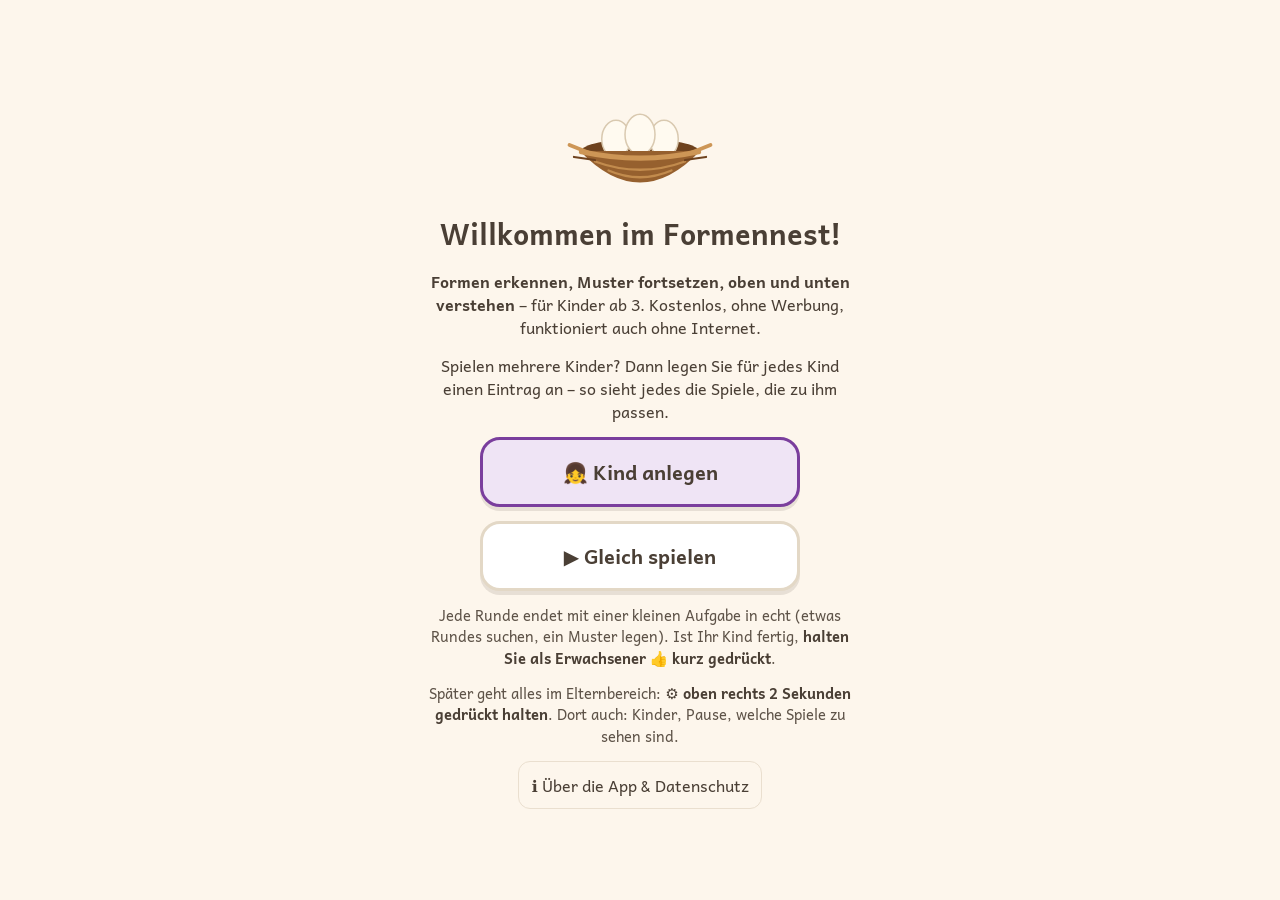
<file: index.html>
<!doctype html>
<html lang="de">
<head>
  <meta charset="utf-8">
  <!-- Sicherheit (wie Wortnest): nur eigene Dateien; kein eingebetteter oder fremder Code, nichts geht an fremde Adressen
       (Fotos kommen als blob:/data: vom Gerät). Beschrieben in docs/technik.md, Test tests/sicherheit.js -->
  <meta http-equiv="Content-Security-Policy" content="default-src 'self'; script-src 'self'; style-src 'self'; style-src-attr 'unsafe-inline'; img-src 'self' blob: data:; media-src 'self' blob: data:; font-src 'self'; connect-src 'self' blob: data:; worker-src 'self'; manifest-src 'self'; frame-src 'self'; object-src 'none'; base-uri 'self'; form-action 'none'">
  <meta name="referrer" content="no-referrer">
  <meta name="viewport" content="width=device-width, initial-scale=1, maximum-scale=1, user-scalable=no, viewport-fit=cover">
  <meta name="theme-color" content="#fdf6ec">
  <title>Formennest – Formen, Muster, Raum</title>
  <link rel="manifest" href="manifest.webmanifest">
  <link rel="icon" href="icons/icon-192.png">
  <link rel="stylesheet" href="style.css">
</head>
<body class="laedt">

  <!-- Willkommen: nur beim allerersten Start auf einem neuen Gerät, für die Eltern -->
  <section id="willkommen" class="screen">
    <div class="willkommen">
      <img class="willkommen-bild" src="bilder/nest.svg" alt="">
      <h2>Willkommen im Formennest!</h2>
      <p><b>Formen erkennen, Muster fortsetzen, oben und unten verstehen</b> – für Kinder ab 3. Kostenlos, ohne Werbung,
        funktioniert auch ohne Internet.</p>
      <p>Spielen mehrere Kinder? Dann legen Sie für jedes Kind einen Eintrag an – so sieht jedes die Spiele,
        die zu ihm passen.</p>
      <button id="btn-willkommen-kind" class="willkommen-btn haupt">👧 Kind anlegen</button>
      <button id="btn-willkommen-los" class="willkommen-btn">▶️ Gleich spielen</button>
      <p class="hinweis">Jede Runde endet mit einer kleinen Aufgabe in echt (etwas Rundes suchen, ein Muster legen). Ist Ihr Kind fertig,
        <b>halten Sie als Erwachsener 👍 kurz gedrückt</b>.</p>
      <p class="hinweis">Später geht alles im Elternbereich: <b>⚙️ oben rechts 2 Sekunden gedrückt halten</b>.
        Dort auch: Kinder, Pause, welche Spiele zu sehen sind.</p>
      <button id="btn-willkommen-info" class="text-btn">ℹ️ Über die App &amp; Datenschutz</button>
    </div>
  </section>

  <!-- Über die App & Datenschutz (für Eltern) -->
  <section id="info" class="screen eltern">
    <header class="topbar">
      <button id="btn-info-zurueck" class="icon-btn" aria-label="Zurück">⬅️</button>
      <h2>Über die App</h2>
      <span></span>
    </header>
    <div class="eltern-inhalt info">
      <div class="karte">
        <h3>Formennest <small>· eine App vom Lauschling</small></h3>
        <p>Eine kostenlose Lern-App für Kinder ab 3 Jahren, ohne Werbung und ohne Tracking – als privates Projekt eines
          Vaters für seine Kinder entstanden. Sie ist an Montessori angelehnt: Formen erst mit der Hand erfahren (einsetzen,
          umfahren), dann benennen; Muster erst nachlegen, dann fortsetzen; Lagewörter wie „auf“, „in“ und „unter“ erst
          sehen, dann selbst zeigen.</p>
        <p>Es gibt kein „falsch“, keine Punkte und keine Zeitgrenze. Jede Runde endet mit einer kleinen Aufgabe in der
          echten Welt („Such etwas Rundes!“) – Formen und Muster findet man überall zu Hause.
          Ist Ihr Kind damit fertig, halten Sie als Erwachsener 👍 (unten rechts) kurz gedrückt.
          Ein kurzer Tipp reicht absichtlich nicht, damit Kinder den Daumen nicht selbst drücken.</p>
        <p>Welche Spiele Ihr Kind sieht, stellen Sie im Elternbereich ein – am besten ein neues Spiel erst zeigen, wenn
          Sie es zusammen ausprobiert haben. Kurze Einheiten (wenige Minuten) sind für dieses Alter genug.</p>
        <p>Geschwister-Apps: <a href="https://doganbedran.github.io/buchstaben/" target="_blank" rel="noopener">Wortnest</a>
          (Buchstaben und Laute) und <a href="https://doganbedran.github.io/zahlennest/" target="_blank" rel="noopener">Zahlennest</a>
          (Mengen und Zahlen). Eine eingestellte Pause gilt für alle drei Apps zusammen.</p>
      </div>
      <div class="karte">
        <h3>Datenschutz</h3>
        <p><b>Alles bleibt auf diesem Gerät.</b> Namen der Kinder, Fotos, eigene Sprachaufnahmen und Einstellungen speichert die App nur im
          Speicher dieses Browsers bzw. der installierten App. Es gibt kein Konto, keinen eigenen Server, keine Werbung,
          keine Analyse- oder Tracking-Dienste, und nichts wird an Dritte gesendet.</p>
        <p><b>Kamera und Mikrofon</b> werden nur benutzt, wenn Sie ausdrücklich ein Foto wählen oder etwas aufnehmen.</p>
        <p><b>Abruf der App:</b> Die App wird über <a href="https://pages.github.com/" target="_blank" rel="noopener">GitHub Pages</a>
          (GitHub, Inc., USA) bereitgestellt. Beim Laden und bei Updates verarbeitet GitHub technisch notwendig Verbindungsdaten
          wie die IP-Adresse, z. B. zur Sicherheit des Dienstes. Darauf hat die App keinen Einfluss; Einzelheiten stehen in der
          <a href="https://docs.github.com/de/site-policy/privacy-policies/github-general-privacy-statement" target="_blank" rel="noopener">Datenschutzerklärung von GitHub</a>.
          Danach läuft die App auch ohne Internet.</p>
        <p><b>Wortnest, Zahlennest und Formennest</b> liegen unter derselben Adresse, speichern ihre Daten aber getrennt. Gemeinsam
          ist nur die Pause (Spielzeit von heute und die Einstellung „Pause nach … Minuten“).</p>
        <p><b>Löschen:</b> Kinder lassen sich im Elternbereich einzeln löschen, ebenso Menschen mit ihren Fotos und
          Aufnahmen. Alles auf einmal löschen Sie, indem Sie die
          App deinstallieren bzw. die Website-Daten dieser Seite im Browser löschen – Achtung: Das löscht auch die Daten
          von Wortnest und Zahlennest auf diesem Gerät.</p>
      </div>
      <div class="karte">
        <h3>Lizenz &amp; Kontakt</h3>
        <p>Der Programmcode ist freie Software unter der
          <a href="https://www.gnu.org/licenses/agpl-3.0.de.html" target="_blank" rel="noopener">GNU AGPL 3.0</a>.
          Aufnahmen des Sprechers stehen unter
          <a href="https://creativecommons.org/licenses/by-nc-nd/4.0/deed.de" target="_blank" rel="noopener">CC BY-NC-ND 4.0</a>
          (nicht kommerziell, nicht verändert); vorläufige Aufnahmen stammen von der Sprachsynthese Piper („Thorsten“, frei).
          Bilder sind Emoji Ihres Geräts bzw. eigene Zeichnungen. Schrift: Andika von SIL International unter der
          <a href="https://github.com/doganbedran/formennest/blob/main/fonts/OFL.txt" target="_blank" rel="noopener">SIL Open Font License 1.1</a>.</p>
        <p>Fragen, Ideen oder Fehler? Gern auf der Projektseite:
          <a href="https://github.com/doganbedran/formennest" target="_blank" rel="noopener">github.com/doganbedran/formennest</a></p>
        <p class="hinweis"><span id="info-version"></span></p>
      </div>
    </div>
  </section>

  <!-- Wer spielt? (nur wenn Kinder angelegt sind) -->
  <section id="wer" class="screen">
    <header class="topbar wer-kopf">
      <img class="wer-nest" src="bilder/nest.svg" alt="">
    </header>
    <div id="wer-liste" class="wer-liste"></div>
  </section>

  <!-- Startseite: nur große Spiel-Kacheln (ein Bildschirm, eine Aufgabe) -->
  <section id="home" class="screen active">
    <header class="topbar">
      <button id="btn-kind" class="kind-btn" aria-label="Anderes Kind" hidden></button>
      <span></span>
      <button id="btn-eltern" class="icon-btn small" aria-label="Elternbereich (lange drücken)">
        <span>⚙️</span><svg class="ring" viewBox="0 0 36 36"><circle cx="18" cy="18" r="16"/></svg>
      </button>
    </header>
    <!-- Spiele: große Symbole, die Kinder ohne Lesen verstehen; sichtbar nur, was fertig und im Regal ist -->
    <nav class="spiele-raster" aria-label="Spiele">
      <button class="spiel-btn" data-spiel="passt" aria-label="Passt rein" hidden></button>
      <button class="spiel-btn" data-spiel="maus" aria-label="Wo ist die Maus?" hidden></button>
      <button class="spiel-btn" data-spiel="formen" aria-label="Zeig mir den Kreis" hidden></button>
      <button class="spiel-btn" data-spiel="klatsch" aria-label="Klatsch – Stampf" hidden></button>
      <button class="spiel-btn" data-spiel="muster" aria-label="Muster legen" hidden></button>
    </nav>
    <!-- Noch kein Spiel im Regal: ruhiges Nest statt leerer Seite -->
    <div id="home-leer" class="home-leer" hidden><img src="bilder/nest.svg" alt=""></div>
  </section>

  <!-- Passt rein: Formen in ihre Mulde schieben (Geometrische Kommode) -->
  <section id="passt" class="screen">
    <header class="topbar">
      <button id="btn-passt-home" class="icon-btn" aria-label="Zurück">🏠</button>
      <div id="passt-runden" class="runden-eier"></div>
      <button id="btn-passt-laut" class="icon-btn" aria-label="Nochmal hören">🔊</button>
    </header>
    <div id="passt-feld" class="passt-feld"></div>
    <div class="daumen-platz"><button id="btn-passt-daumen" class="daumen-btn" aria-label="Gemacht" hidden>👍</button></div>
  </section>

  <!-- Wo ist die Maus? Lagewörter auf/in/unter als Drei-Stufen-Lektion -->
  <section id="maus" class="screen">
    <header class="topbar">
      <button id="btn-maus-home" class="icon-btn" aria-label="Zurück">🏠</button>
      <div id="maus-runden" class="runden-eier"></div>
      <button id="btn-maus-laut" class="icon-btn" aria-label="Nochmal hören">🔊</button>
    </header>
    <div id="maus-symbol" class="stufen-symbol" aria-hidden="true">👀</div>
    <div id="maus-feld" class="maus-feld"></div>
    <div class="daumen-platz"><button id="btn-maus-daumen" class="daumen-btn" aria-label="Gemacht" hidden>👍</button></div>
  </section>

  <!-- Zeig mir den Kreis: Formen benennen (Drei-Stufen-Lektion, dann „Auch das ist ein Dreieck“) -->
  <section id="formen" class="screen">
    <header class="topbar">
      <button id="btn-formen-home" class="icon-btn" aria-label="Zurück">🏠</button>
      <div id="formen-runden" class="runden-eier"></div>
      <button id="btn-formen-laut" class="icon-btn" aria-label="Nochmal hören">🔊</button>
    </header>
    <div id="formen-symbol" class="stufen-symbol" aria-hidden="true">👀</div>
    <div id="formen-karten" class="mengen-karten"></div>
    <div class="daumen-platz"><button id="btn-formen-daumen" class="daumen-btn" aria-label="Gemacht" hidden>👍</button></div>
  </section>

  <!-- Klatsch – Stampf: Hör- und Bewegungsmuster fortsetzen -->
  <section id="klatsch" class="screen">
    <header class="topbar">
      <button id="btn-klatsch-home" class="icon-btn" aria-label="Zurück">🏠</button>
      <div id="klatsch-runden" class="runden-eier"></div>
      <button id="btn-klatsch-laut" class="icon-btn" aria-label="Nochmal hören">🔊</button>
    </header>
    <div id="klatsch-feld" class="klatsch-feld"></div>
    <div class="daumen-platz"><button id="btn-klatsch-daumen" class="daumen-btn" aria-label="Gemacht" hidden>👍</button></div>
  </section>

  <!-- Muster legen: nachlegen, dann weiterlegen -->
  <section id="muster" class="screen">
    <header class="topbar">
      <button id="btn-muster-home" class="icon-btn" aria-label="Zurück">🏠</button>
      <div id="muster-runden" class="runden-eier"></div>
      <button id="btn-muster-laut" class="icon-btn" aria-label="Nochmal hören">🔊</button>
    </header>
    <div id="muster-feld" class="muster-feld"></div>
    <div class="daumen-platz"><button id="btn-muster-daumen" class="daumen-btn" aria-label="Gemacht" hidden>👍</button></div>
  </section>

  <section id="pause" class="screen">
    <div class="spiel-pause">
      <div class="pause-bild" aria-hidden="true">😴</div>
      <button id="btn-pause-home" class="ende-home" aria-label="Fertig">🏠</button>
    </div>
  </section>

  <section id="eltern" class="screen eltern">
    <header class="topbar">
      <button id="btn-eltern-zurueck" class="icon-btn" aria-label="Zurück">🏠</button>
      <h2>Elternbereich</h2>
      <span></span>
    </header>
    <div class="eltern-inhalt">
      <div class="karte">
        <h3>Kinder</h3>
        <p class="hinweis">Jedes Kind hat eigene Einstellungen. Sobald ein Kind angelegt ist, fragt die App beim Start
          „Wer spielt?“. Die App zählt nichts über Ihr Kind – es gibt keine Punkte und keine Ranglisten.</p>
        <div id="kinder-liste" class="kinder-liste"></div>
        <button id="btn-kind-neu" class="text-btn">➕ Kind hinzufügen</button>
      </div>

      <div class="karte">
        <h3>Stimmen 🎙️</h3>
        <p class="hinweis">Statt der Computerstimme können Sie (oder Oma, Opa …) die Sätze der Spiele selbst einsprechen.
          Die Aufnahmen bleiben nur auf diesem Gerät. Was noch nicht eingesprochen ist, spricht weiter die Computerstimme.</p>
        <div id="menschen-liste" class="kinder-liste"></div>
        <button id="btn-mensch-neu" class="text-btn">➕ Mensch hinzufügen</button>
        <div id="stimme-app" hidden>
          <p class="hinweis">Wer spricht in der App?</p>
          <div id="stimme-app-wahl" class="stimme-wahl"></div>
        </div>
      </div>

      <div class="karte" id="karte-regal">
        <h3>Spiele im Regal</h3>
        <p class="hinweis">Welche Spiele auf der Startseite stehen. Lieber wenige: mit 3 Jahren meist 2–3 Spiele,
          mit 4 meist 3–4. Ein neues Spiel erst ins Regal stellen, wenn Sie es einmal zusammen ausprobiert haben – und
          dafür lieber ein anderes herausnehmen (tauschen statt anhäufen). Ein Spiel pro Mal reicht.</p>
        <div id="spiele-wahl" class="regal-wahl"></div>
        <label class="umschalter"><input type="checkbox" id="kurz" data-option="kurz">
          Kurzfassung (eher mit 3): „Passt rein“ nur den Kreis umfahren, „Muster legen“ nur nachlegen, „Zeig mir den Kreis“ ohne 🔍, „Klatsch – Stampf“ nur zwei Runden</label>
      </div>

      <div class="karte">
        <h3>Der Daumen 👍</h3>
        <p class="hinweis">Am Ende jeder Runde macht Ihr Kind etwas in echt. Ist es fertig, halten Sie 👍 unten rechts
          etwa eine Sekunde gedrückt (ein Ring füllt sich) – dann geht es weiter. Kurz antippen genügt absichtlich nicht.</p>
      </div>

      <div class="karte">
        <h3>Pause 😴</h3>
        <p class="hinweis">Nach der gewählten Spielzeit kommt beim nächsten Spielende ein ruhiges Pausen-Bild – nie mitten
          im Spiel. Wer danach (etwa eine halbe Stunde lang) ein Spiel öffnet, sieht wieder das Pausen-Bild.
          <b>Gilt für Wortnest, Zahlennest und Formennest zusammen</b> auf diesem Gerät.</p>
        <p class="hinweis">Zur Einordnung: Für 3- bis 6-Jährige empfehlen Fachgesellschaften höchstens etwa 30 Minuten
          Bildschirm an einzelnen Tagen, am besten gemeinsam mit einem Erwachsenen – für alle Apps zusammen.</p>
        <div id="pause-wahl" class="regal-wahl"></div>
        <p class="hinweis" id="spielzeit-heute"></p>
        <button id="btn-pause-aus" class="text-btn" hidden>▶️ Pause jetzt beenden</button>
      </div>

      <div class="karte">
        <h3>App</h3>
        <p class="hinweis"><span id="app-version"></span> · Updates kommen automatisch, sobald das Gerät online ist.</p>
        <button id="btn-update" class="text-btn">🔄 Nach Update suchen</button>
      </div>

      <div class="karte">
        <h3>Über die App &amp; Datenschutz</h3>
        <p class="hinweis">Wie die App funktioniert, was gespeichert wird (nur auf diesem Gerät) und unter welcher Lizenz sie steht.</p>
        <button id="btn-info" class="text-btn">ℹ️ Über die App &amp; Datenschutz</button>
      </div>
      <input type="file" id="foto-input" accept="image/*" hidden>
    </div>
  </section>

  <section id="kind" class="screen eltern">
    <header class="topbar">
      <button id="btn-kind-zurueck" class="icon-btn" aria-label="Zurück">⬅️</button>
      <h2 id="kind-titel">Kind</h2>
      <span></span>
    </header>
    <div class="eltern-inhalt">
      <div class="karte">
        <h3>Name</h3>
        <input id="kind-name" class="textfeld" type="text" maxlength="20" autocomplete="off">
      </div>
      <div class="karte">
        <h3>Erkennungsbild</h3>
        <p class="hinweis">Daran erkennt das Kind sich bei „Wer spielt?“.</p>
        <div id="kind-tiere" class="tier-auswahl"></div>
        <div class="knopf-reihe">
          <button id="btn-kind-foto" class="text-btn">📷 Foto vom Kind</button>
          <button id="btn-kind-foto-weg" class="text-btn">↩️ Kein Foto</button>
        </div>
      </div>
      <div class="karte">
        <h3>Spiele im Regal</h3>
        <p class="hinweis">Welche Spiele dieses Kind auf der Startseite sieht. Lieber wenige: mit 3 Jahren
          meist 2–3 Spiele, mit 4 meist 3–4. Ein neues Spiel erst ins Regal stellen, wenn Sie es einmal zusammen
          ausprobiert haben – und dafür lieber ein anderes herausnehmen. Geschwister
          sehen ihr Regal jeweils für sich (nicht „das ist für Große“ sagen – zuschauen und mitzählen geht immer).</p>
        <div id="kind-spiele" class="regal-wahl"></div>
        <label class="umschalter"><input type="checkbox" id="kind-kurz" data-option="kurz">
          Kurzfassung (eher mit 3): „Passt rein“ nur den Kreis umfahren, „Muster legen“ nur nachlegen, „Zeig mir den Kreis“ ohne 🔍, „Klatsch – Stampf“ nur zwei Runden</label>
        <p class="hinweis">Wird es dem Kind zu lang oder zu schwer, hilft die Kurzfassung. Ausschalten, sobald es mehr will.</p>
      </div>
      <div class="karte" id="karte-kind-stimme" hidden>
        <h3>Stimme</h3>
        <p class="hinweis">Wer in den Spielen spricht. Am besten bleibt es bei einer Stimme pro Kind.</p>
        <div id="kind-stimme" class="stimme-wahl"></div>
      </div>
      <div class="karte">
        <div class="knopf-reihe">
          <button id="btn-kind-loeschen" class="text-btn warnung">🗑️ Kind löschen</button>
        </div>
      </div>
    </div>
  </section>

  <section id="mensch" class="screen eltern">
    <header class="topbar">
      <button id="btn-mensch-zurueck" class="icon-btn" aria-label="Zurück">⬅️</button>
      <h2 id="mensch-titel">Stimme</h2>
      <span></span>
    </header>
    <div class="eltern-inhalt">
      <div class="karte">
        <h3>Name</h3>
        <input id="mensch-name" class="textfeld" type="text" maxlength="30" autocomplete="off">
      </div>
      <div class="karte">
        <h3>Foto</h3>
        <p class="hinweis">Nur für Sie zum Erkennen in den Listen.</p>
        <div class="mensch-foto-reihe">
          <span id="mensch-foto" class="mensch-bild gross"></span>
          <div class="knopf-reihe">
            <button id="btn-mensch-foto" class="text-btn">📷 Foto</button>
            <button id="btn-mensch-foto-weg" class="text-btn">↩️ Kein Foto</button>
          </div>
        </div>
      </div>
      <div class="karte">
        <h3>Sätze einsprechen</h3>
        <p class="hinweis" id="mensch-stand"></p>
        <p class="hinweis" id="mensch-fuer"></p>
        <button id="btn-mensch-studio" class="text-btn">🎙️ Sätze einsprechen</button>
      </div>
      <div class="karte">
        <div class="knopf-reihe">
          <button id="btn-mensch-loeschen" class="text-btn warnung">🗑️ Löschen (mit allen Aufnahmen)</button>
        </div>
      </div>
    </div>
  </section>

  <section id="studio" class="screen eltern">
    <header class="topbar">
      <button id="btn-studio-zurueck" class="icon-btn" aria-label="Zurück">⬅️</button>
      <h2 id="studio-titel">Stimme einsprechen</h2>
      <span></span>
    </header>
    <div class="eltern-inhalt studio">
      <div class="karte" id="studio-hinweis" hidden>
        <h3>Bevor es losgeht</h3>
        <p class="hinweis">Ihre Aufnahmen bleiben nur auf diesem Gerät – nichts wird gesendet. Bitte in ruhiger Umgebung
          aufnehmen, ohne Kinderstimmen oder Namen im Hintergrund. Wer die App oder die Browserdaten löscht, verliert
          die Aufnahmen. Zählen immer in einem Zug einsprechen, langsam – die letzte Zahl betonen.</p>
        <button id="btn-studio-ok" class="text-btn">Verstanden</button>
      </div>
      <div class="studio-reiter" id="studio-reiter"></div>
      <div class="studio-balken"><span id="studio-balken"></span></div>
      <div class="karte studio-karte">
        <div class="studio-text" id="studio-text"></div>
        <p class="hinweis" id="studio-tipp"></p>
        <div class="knopf-reihe">
          <button id="btn-studio-standard" class="text-btn">▶ Computerstimme</button>
          <button id="btn-studio-meins" class="text-btn">▶ Meins</button>
        </div>
        <button id="btn-studio-mikro" class="studio-mikro" aria-label="Gedrückt halten zum Aufnehmen">🎙️</button>
        <div class="studio-pegel" aria-hidden="true"><span id="studio-pegel"></span></div>
        <p class="hinweis studio-meldung" id="studio-meldung">Gedrückt halten und sprechen, dann loslassen.</p>
        <button id="btn-studio-gut" class="text-btn studio-gut" disabled>✓ Gut, weiter</button>
        <div class="knopf-reihe studio-nav">
          <button id="btn-studio-vor" class="text-btn">← vorheriger</button>
          <button id="btn-studio-weiter" class="text-btn">überspringen →</button>
        </div>
        <button id="btn-studio-zuruecksetzen" class="text-btn warnung">↩️ Wieder Computerstimme</button>
      </div>
    </div>
  </section>

  <script src="ansagen.js"></script>
  <script src="app.js"></script>
</body>
</html>
</file>
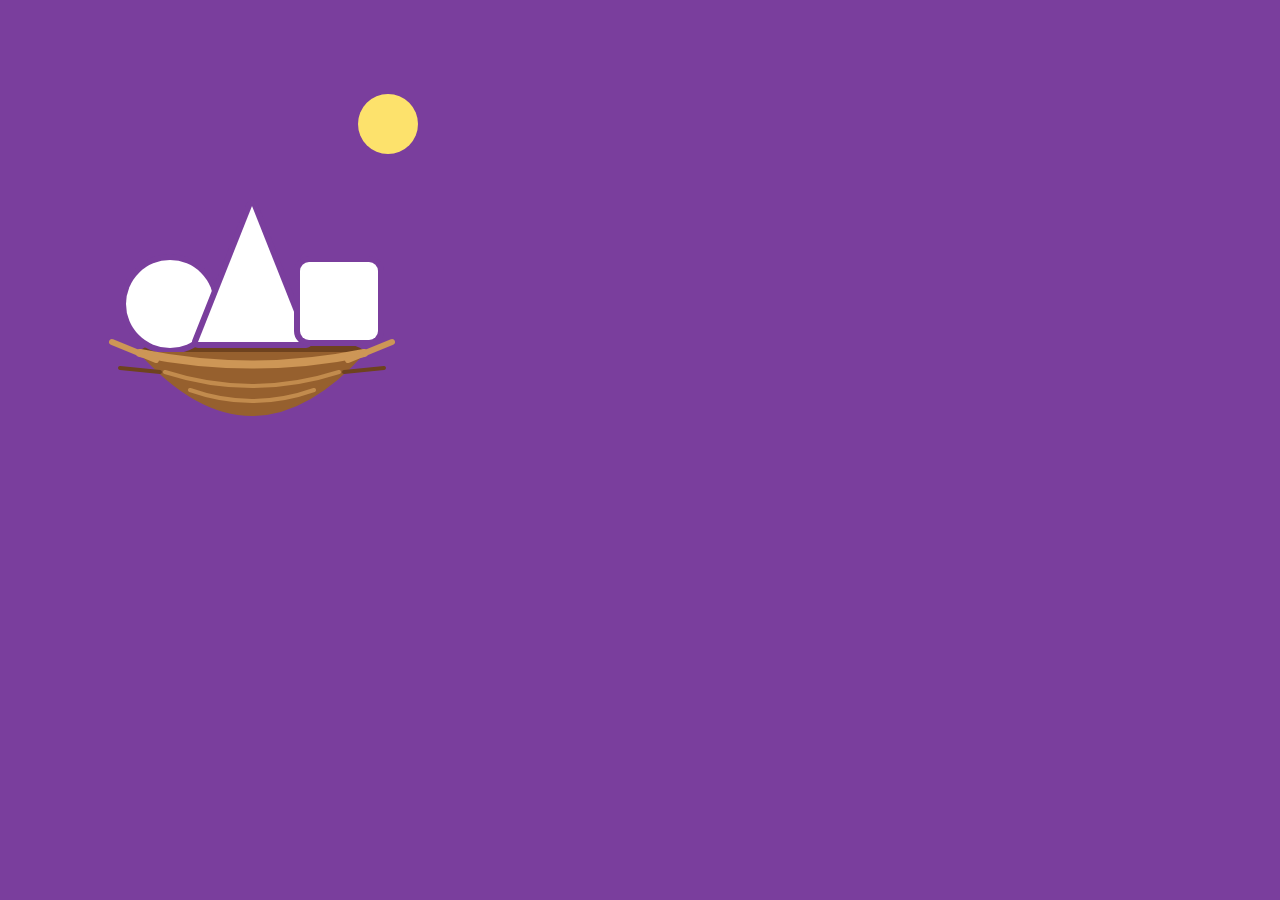
<file: werkzeuge/symbol.html>
<!doctype html>
<!-- Bauplan des App-Symbols (Gestaltungsrichtlinie der Nest-Familie): Violett-Grund, weiße Formen (Kreis, Dreieck, Quadrat) im Nest,
     gelber Punkt oben rechts. Wird von werkzeuge/symbol_erzeugen.sh in Firefox fotografiert.
     ?maskable: ohne Ecken, Inhalt kleiner (alles Wichtige im inneren Kreis, 80 %). -->
<html lang="de">
<head>
  <meta charset="utf-8">
  <style>
    @font-face { font-family: 'Andika'; font-weight: 700; src: url('../fonts/andika-latin-700.woff2') format('woff2'); }
    html, body { margin: 0; width: 512px; height: 512px; overflow: hidden; background: #7a3e9d; }
    svg { display: block; }
  </style>
</head>
<body>
  <svg width="512" height="512" viewBox="0 0 512 512">
    <g id="inhalt">
      <circle cx="388" cy="124" r="30" fill="#fde26c"/>
      <!-- Innenseite des Nests hinter der Zahl -->
      <ellipse cx="252" cy="352" rx="112" ry="16" fill="#6e421e"/>
      <g fill="#fff" stroke="#7a3e9d" stroke-width="12" paint-order="stroke" stroke-linejoin="round"><circle cx="170" cy="304" r="44"/><path d="M252 206 L306 342 L198 342 Z"/><rect x="300" y="262" width="78" height="78" rx="9"/></g>
      <!-- Schale vorn, Wulst, Flechtlinien, Zweigenden -->
      <path d="M138 352 Q252 480 366 352 Z" fill="#96602e"/>
      <g fill="none" stroke="#cd9656" stroke-linecap="round">
        <path d="M140 353 Q252 376 364 353" stroke-width="8"/>
        <path d="M165 372 Q252 400 339 372" stroke-width="4" opacity="0.8"/>
        <path d="M190 390 Q252 412 314 390" stroke-width="4" opacity="0.8"/>
        <path d="M112 342 L156 360" stroke-width="6"/>
        <path d="M392 342 L348 360" stroke-width="6"/>
      </g>
      <g fill="none" stroke="#6e421e" stroke-linecap="round" stroke-width="4">
        <path d="M120 368 L160 372"/>
        <path d="M384 368 L344 372"/>
      </g>
    </g>
  </svg>
  <script>
    if (location.search.includes('maskable')) {
      document.getElementById('inhalt').setAttribute('transform', 'translate(256 256) scale(0.8) translate(-256 -256)');
    }
  </script>
</body>
</html>
</file>
<file: style.css>
/* Andika (SIL, Open Font License – fonts/OFL.txt): Schrift für Leseanfänger, mitgeliefert, damit jedes Gerät
   gleich aussieht und es offline geht. latin = Deutsch; latin-ext nur bei Bedarf (z. B. ş, ğ, ẞ in Namen). */
@font-face { font-family: 'Andika'; font-style: normal; font-weight: 400; font-display: swap;
  src: url('fonts/andika-latin-400.woff2') format('woff2'); unicode-range: U+0000-00FF, U+0131, U+0152-0153, U+02BB-02BC, U+02C6, U+02DA, U+02DC, U+0304, U+0308, U+0329, U+2000-206F, U+20AC, U+2122, U+2191, U+2193, U+2212, U+2215, U+FEFF, U+FFFD; }
@font-face { font-family: 'Andika'; font-style: normal; font-weight: 400; font-display: swap;
  src: url('fonts/andika-latin-ext-400.woff2') format('woff2'); unicode-range: U+0100-02BA, U+02BD-02C5, U+02C7-02CC, U+02CE-02D7, U+02DD-02FF, U+0304, U+0308, U+0329, U+1D00-1DBF, U+1E00-1E9F, U+1EF2-1EFF, U+2020, U+20A0-20AB, U+20AD-20C4, U+2113, U+2C60-2C7F, U+A720-A7FF; }
@font-face { font-family: 'Andika'; font-style: normal; font-weight: 700; font-display: swap;
  src: url('fonts/andika-latin-700.woff2') format('woff2'); unicode-range: U+0000-00FF, U+0131, U+0152-0153, U+02BB-02BC, U+02C6, U+02DA, U+02DC, U+0304, U+0308, U+0329, U+2000-206F, U+20AC, U+2122, U+2191, U+2193, U+2212, U+2215, U+FEFF, U+FFFD; }
@font-face { font-family: 'Andika'; font-style: normal; font-weight: 700; font-display: swap;
  src: url('fonts/andika-latin-ext-700.woff2') format('woff2'); unicode-range: U+0100-02BA, U+02BD-02C5, U+02C7-02CC, U+02CE-02D7, U+02DD-02FF, U+0304, U+0308, U+0329, U+1D00-1DBF, U+1E00-1E9F, U+1EF2-1EFF, U+2020, U+20A0-20AB, U+20AD-20C4, U+2113, U+2C60-2C7F, U+A720-A7FF; }

/* Farben laut Gestaltungsrichtlinie der Nest-Familie; Akzent von Formennest: Violett (Weiß darauf 7,0:1; deutlich
   anders als Wortnest-Orange und Zahlennest-Petrol, auch bei Farbsehschwächen). Formen tragen ihre Unterschiede in
   Gestalt und Helligkeit, nie nur in der Farbe. */
:root {
  --bg: #fdf6ec;
  --papier: #ffffff;
  --text: #4a3f35;
  --leise: #5e5348;          /* leise-lesbar: 7,5:1 auf Weiß */
  --rand: #eadfcf;
  --akzent: #7a3e9d;
  --akzent-hell: #efe4f5;
  --gruen: #5cb85c;
  --rot: #e05d5d;
  --schatten: 0 4px 0 rgba(74, 63, 53, 0.12);
}

* { box-sizing: border-box; -webkit-tap-highlight-color: transparent; }

html, body {
  margin: 0;
  height: 100%;
  background: var(--bg);
  color: var(--text);
  font-family: "Andika", "Nunito", system-ui, sans-serif;
  overscroll-behavior: none;
  user-select: none;
  -webkit-user-select: none;
}

button { font: inherit; color: inherit; cursor: pointer; }
[hidden] { display: none !important; }

.screen {
  display: none;
  flex-direction: column;
  height: 100dvh;
  padding: max(12px, env(safe-area-inset-top)) 16px max(12px, env(safe-area-inset-bottom));
}
.screen.active { display: flex; }

.topbar {
  display: flex;
  align-items: center;
  justify-content: space-between;
  gap: 12px;
  flex: 0 0 auto;
}
.topbar h2 { margin: 0; font-size: 1.3rem; }

.icon-btn {
  position: relative;
  width: 64px;
  height: 64px;
  border: none;
  border-radius: 20px;
  background: var(--papier);
  box-shadow: var(--schatten);
  font-size: 2rem;
  display: grid;
  place-items: center;
  transition: transform 0.1s;
}
.icon-btn:active { transform: scale(0.92); }
.icon-btn.small { width: 44px; height: 44px; font-size: 1.3rem; border-radius: 14px; opacity: 0.6; }

/* Langes Drücken für Elternbereich: Fortschrittsring */
.ring { position: absolute; inset: 0; width: 100%; height: 100%; transform: rotate(-90deg); pointer-events: none; }
.ring circle {
  fill: none; stroke: var(--akzent); stroke-width: 3;
  stroke-dasharray: 101; stroke-dashoffset: 101;
}
.icon-btn.halten .ring circle { stroke-dashoffset: 0; transition: stroke-dashoffset 2s linear; }

/* Startseite: große Spiel-Kacheln, ohne Scrollen (2 Spalten hochkant, 4 im Querformat) */
.spiele-raster {
  /* Spalten und Reihen setzt spieleZeigen() je nach Anzahl der Kacheln (alles passt immer auf eine Seite) */
  --spalten: 2; --reihen: 1;
  --kachel: min(180px, calc((100vw - 40px) / var(--spalten) - 18px), calc((100dvh - 140px) / var(--reihen) - 18px));
  flex: 1; display: grid; gap: 18px; padding: 10px 0 30px;
  grid-template-columns: repeat(var(--spalten), var(--kachel)); grid-auto-rows: var(--kachel);
  justify-content: center; align-content: center;
}
.spiel-btn {
  border: none; border-radius: 32px; background: var(--papier); box-shadow: var(--schatten);
  font-size: calc(var(--kachel, 170px) * 0.46); display: grid; place-items: center; padding: 0;
}
.spiel-btn:active { transform: scale(0.94); }
/* Bis Kinder/Regal geladen sind keine Spiel-Kacheln zeigen (sonst springen sie, und ein Kind trifft das falsche Spiel) */
body.laedt #home .spiele-raster { visibility: hidden; }
.home-leer { flex: 1; display: grid; place-items: center; }
.home-leer img { width: min(60vw, 280px); }

/* Spiel-Ende: großes Haus, kleineres Nochmal (kein automatisches Weiterspielen) */
.spiel-ende {
  position: fixed; left: 0; right: 0; bottom: max(40px, env(safe-area-inset-bottom)); z-index: 6;
  display: flex; justify-content: center; align-items: center; gap: 28px;
}
.spiel-ende button { border: none; border-radius: 50%; background: var(--papier); box-shadow: var(--schatten); display: grid; place-items: center; }
.spiel-ende .ende-home { width: 110px; height: 110px; font-size: 3.4rem; }
.spiel-ende .ende-nochmal { --kachel: 84px; width: 84px; height: 84px; border-radius: 24px; font-size: calc(84px * 0.46);
  position: relative; padding: 0; }
.spiel-ende .ende-bild { display: grid; place-items: center; width: 100%; height: 100%; }
.spiel-ende .ende-nochmal::after { content: '↻'; position: absolute; right: -8px; bottom: -8px; width: 34px; height: 34px;
  border-radius: 50%; background: var(--akzent); color: #fff; font-size: 1.4rem; line-height: 34px; text-align: center;
  font-weight: 700; box-shadow: var(--schatten); }
/* Am Spielende nur 🏠 und Nochmal – das kleine 🏠 und 🔊 oben ausblenden */
.screen.am-ende .topbar .icon-btn { visibility: hidden; }

/* Pause: ruhiges Bild, nur 🏠 */
.spiel-pause { position: fixed; inset: 0; z-index: 7; background: var(--bg); display: flex; flex-direction: column;
  align-items: center; justify-content: center; gap: 40px; }
.spiel-pause .pause-bild { font-size: 8rem; animation: lauschen 4s ease-in-out infinite; }
.spiel-pause .ende-home { width: 110px; height: 110px; font-size: 3.4rem; border: none; border-radius: 50%; background: var(--papier); box-shadow: var(--schatten); }
@keyframes lauschen { 50% { transform: scale(1.12) rotate(-6deg); } }
@media (prefers-reduced-motion: reduce) { .spiel-pause .pause-bild { animation: none; } }

/* Wer spielt? */
.wer-kopf { justify-content: center; }
.wer-nest { height: 56px; }
.wer-liste {
  flex: 1;
  display: grid;
  grid-template-columns: repeat(auto-fit, minmax(150px, 1fr));
  gap: 20px;
  align-content: center;
  padding: 16px 0;
}
.wer-kachel {
  border: none;
  border-radius: 32px;
  background: var(--papier);
  box-shadow: var(--schatten);
  padding: 24px 12px 18px;
  display: flex;
  flex-direction: column;
  align-items: center;
  gap: 10px;
  transition: transform 0.1s;
}
.wer-kachel:active { transform: scale(0.95); }
.wer-bild { font-size: 5.5rem; line-height: 1; }
.wer-name { font-size: 1.5rem; font-weight: 700; }
/* Fotos so groß wie ein Emoji in derselben Schriftgröße */
.bild-datei.foto { height: 1.15em; width: 1.15em; object-fit: cover; border-radius: 0.18em; vertical-align: -0.2em; }

/* Wer spielt gerade (oben links auf der Startseite) */
.kind-btn {
  width: 52px; height: 52px;
  border: none; border-radius: 16px;
  background: var(--papier); box-shadow: var(--schatten);
  font-size: 2rem; line-height: 1;
  display: grid; place-items: center;
}
.kind-btn:active { transform: scale(0.92); }

/* Elternbereich */
.eltern { font-family: system-ui, sans-serif; }
.eltern-inhalt { flex: 1; overflow-y: auto; padding: 16px 0 24px; display: flex; flex-direction: column; gap: 16px; }
.karte { background: var(--papier); border-radius: 16px; padding: 16px; box-shadow: var(--schatten); }
.karte[hidden] { display: none; }
.karte h3 { margin: 0 0 10px; font-size: 1.05rem; }
.karte h3 small { font-weight: normal; color: var(--leise); }
.hinweis { margin: 0 0 12px; color: var(--leise); font-size: 0.92rem; line-height: 1.4; }
.hinweis b { color: var(--text); font-weight: 600; }
.knopf-reihe { display: flex; flex-wrap: wrap; gap: 8px; }

.kinder-liste { display: flex; flex-direction: column; margin-bottom: 10px; }
.kind-zeile {
  display: grid; grid-template-columns: 52px 1fr auto; align-items: center; gap: 12px;
  border: none; border-bottom: 1px solid var(--rand); background: none;
  padding: 10px 0; text-align: left;
}
.kind-zeile:last-child { border-bottom: none; }
.kind-zeile .kind-bild { font-size: 2.4rem; text-align: center; line-height: 1; }
.kind-zeile .w { font-size: 1rem; line-height: 1.35; }
.kind-zeile .w small { color: var(--leise); }
.kind-zeile .pfeil { font-size: 1.2rem; }

.tier-auswahl { display: grid; grid-template-columns: repeat(auto-fill, minmax(48px, 1fr)); gap: 8px; margin-bottom: 12px; }
.tier {
  aspect-ratio: 1; border: 2px solid var(--rand); border-radius: 14px;
  background: var(--bg); font-size: 1.7rem;
}
.tier.gewaehlt { border-color: var(--akzent); background: var(--akzent-hell); }

/* Spiele-Regal und Pausen-Wahl im Elternbereich: Name und kurze Erklärung */
.regal-wahl { display: grid; grid-template-columns: repeat(auto-fill, minmax(170px, 1fr)); gap: 8px; margin: 8px 0 12px; }
.regal-spiel {
  display: flex; flex-wrap: wrap; align-items: flex-start; gap: 8px; padding: 8px 10px; border-radius: 14px;
  border: 2px solid #e3d8c6; background: var(--papier); font: inherit; font-size: 0.95rem; text-align: left; opacity: 0.55;
}
.regal-spiel span { font-size: 1.6rem; }
.regal-spiel b { font-weight: 600; }
.regal-spiel small { flex-basis: 100%; font-size: 0.78rem; color: var(--leise); line-height: 1.3; padding-left: 2px; }
.regal-spiel.gewaehlt { border-color: var(--akzent); background: var(--akzent-hell); opacity: 1; }

.textfeld {
  width: 100%; font: inherit; font-size: 1.05rem; padding: 10px 12px;
  border: 1px solid var(--rand); border-radius: 12px; background: var(--bg); color: var(--text);
}

.text-btn { border: 1px solid var(--rand); background: var(--bg); border-radius: 12px; padding: 10px 12px; min-height: 44px; }
.text-btn.warnung { color: #b3261e; border-color: var(--rot); }

/* Willkommen (erster Start, für Eltern) */
.willkommen { flex: 1; display: flex; flex-direction: column; align-items: center; justify-content: center; gap: 14px;
  text-align: center; max-width: 440px; margin: 0 auto; padding: 20px 8px; overflow-y: auto; }
.willkommen h2 { margin: 0; font-size: 1.8rem; }
.willkommen p { margin: 0; line-height: 1.45; }
.willkommen-bild { width: 150px; }
.willkommen-btn { width: 100%; max-width: 320px; padding: 16px; border-radius: 20px; border: 3px solid #e3d8c6;
  background: var(--papier); box-shadow: var(--schatten); font: inherit; font-size: 1.25rem; font-weight: 700; }
.willkommen-btn.haupt { border-color: var(--akzent); background: var(--akzent-hell); }
.willkommen-btn:active { transform: scale(0.97); }

/* Über die App & Datenschutz */
.info .karte p { margin: 0 0 10px; line-height: 1.5; font-size: 0.95rem; }
.info .karte a { color: #1d5fbf; }

/* ---------- Gemeinsame Spiel-Bausteine (aus Zahlennest): Runden-Eier, Karten, 👍 ---------- */
/* Rundenpunkte als kleine Eier (nicht rund: sonst sähen sie aus wie die Mengen-Punkte) */
.runden-eier { display: flex; gap: 12px; }
.runden-eier .gruppe { display: flex; gap: 4px; }
.runden-eier .gruppe span { width: 11px; height: 14px; border-radius: 50% 50% 50% 50% / 58% 58% 42% 42%;
  border: 2px solid #c7b08a; background: var(--papier); }
/* gefüllt in der Akzentfarbe, nicht gelb: Gelb heißt im Spiel „dieser Punkt wird gerade gezählt“ */
.runden-eier .gruppe span.voll { background: var(--akzent); border-color: var(--akzent); }
.stufen-symbol { text-align: center; font-size: 3rem; margin: 10px 0 0; }
.stufen-symbol.huepft { animation: huepfen 0.6s ease; }

/* Karten: eine große (Stufe 1, 3, echte Welt) oder drei (Stufe 2: hochkant als Dreieck, quer als Reihe) */
.mengen-karten { flex: 1; display: grid; gap: 24px; align-content: center; justify-content: center; padding: 0 18px; }
.mengen-karten.einzeln { grid-template-columns: min(260px, 64vw, 38vh); }
.mengen-karten.drei { grid-template-columns: repeat(2, min(160px, 38vw, 22vh)); }
.mengen-karten.drei .mengen-karte:nth-child(3) { grid-column: 1 / -1; justify-self: center; width: min(160px, 38vw, 22vh); }
@media (orientation: landscape) {
  .mengen-karten.einzeln { grid-template-columns: min(300px, 50vh); }
  .mengen-karten.drei { grid-template-columns: repeat(3, min(220px, 26vw, 46vh)); }
  .mengen-karten.drei .mengen-karte:nth-child(3) { grid-column: auto; width: auto; justify-self: stretch; }
}
.mengen-karte { aspect-ratio: 1; border: none; border-radius: 28px; background: var(--papier); box-shadow: var(--schatten);
  padding: 0; display: grid; place-items: center; transition: opacity 0.3s; }
.mengen-karte svg { width: 100%; height: 100%; display: block; }
.mengen-karte.kommt { animation: aufploppen 0.4s ease-out; }
.mengen-karte.pulsiert { animation: warten-puls 1.6s ease-in-out infinite; }
.mengen-karte.huepft { animation: huepfen 0.6s ease; }
.mengen-karte.wackelt { animation: wackeln 0.6s ease; }
.mengen-karte.blass { opacity: 0.35; }
.mengen-karte.richtig { box-shadow: 0 0 0 6px var(--akzent); }
/* Punkte und Finger: dunkel auf Weiß; Leuchten = gelb, heller und größer (nicht nur andere Farbe) */
.menge-punkt { fill: #4a3f35; transform-box: fill-box; transform-origin: center; transition: fill 0.2s, transform 0.2s; }
/* kaum größer: gleich große Punkte bleiben gleich groß (sonst vergleicht das Auge Flächen) */
.menge-punkt.leuchtet { fill: #f5c518; stroke: #b07800; stroke-width: 2.5; transform: scale(1.05); }
.hand { fill: #fff1dc; stroke: #4a3f35; stroke-width: 3; stroke-linejoin: round; }
.finger { transform-box: fill-box; transform-origin: bottom; transition: fill 0.2s, transform 0.2s; }
.finger.leuchtet { fill: #f5c518; transform: scale(1.06); }

/* 👍 für Erwachsene: klein und ruhig unten rechts (kein Pulsieren – sonst hält das Kind ihn für „weiter“) */
.daumen-platz { position: fixed; right: max(20px, env(safe-area-inset-right)); bottom: max(24px, env(safe-area-inset-bottom));
  z-index: 7; }
.daumen-btn { width: 64px; height: 64px; border-radius: 50%; border: 3px solid #c7b08a; background: var(--papier);
  box-shadow: var(--schatten); font-size: 2rem; opacity: 0.9; }

/* Querformat auf dem Handy (niedrig): 👍 rechts unten statt unter der Karte, Symbol kleiner */
@media (orientation: landscape) and (max-height: 600px) {
  .stufen-symbol { font-size: 2rem; margin: 0; }
}

@keyframes aufploppen { from { transform: scale(0.3); opacity: 0; } to { transform: scale(1); opacity: 1; } }
@keyframes huepfen { 30% { transform: translateY(-24px) scale(1.08); } 60% { transform: translateY(0) scale(1); } }
@keyframes ding-huepfen { 40% { transform: translateY(-14px) scale(1.1); } }
@keyframes wackeln { 0%, 100% { transform: rotate(0); } 25% { transform: rotate(-8deg); } 75% { transform: rotate(8deg); } }
@keyframes warten-puls { 50% { transform: scale(1.05); box-shadow: 0 0 0 10px var(--akzent-hell); } }
@media (prefers-reduced-motion: reduce) {
  .mengen-karte.pulsiert { animation: none; box-shadow: 0 0 0 6px var(--akzent-hell); }
}

/* ---------- Auftrag in der echten Welt (alle Spiele) ---------- */
/* Ruhiger Bildschirm: Hintergrund etwas gedämpft, groß 👐, darüber nur eine kleine, flache Erinnerungskarte –
   ohne Schatten und ohne Aufploppen, damit nichts greifbar aussieht */
.screen.ruhig { background: #f3ebde; }
.in-echt { display: flex; flex-direction: column; align-items: center; justify-content: center; gap: 28px;
  width: 100%; height: 100%; min-height: 40dvh; }
#korb-feld .in-echt { position: absolute; inset: 0; }
.in-echt-karte { display: flex; align-items: center; gap: 12px; padding: 10px 16px; border: 3px solid #e3d8c6;
  border-radius: 14px; background: transparent; }
.in-echt-karte svg { height: min(76px, 11dvh); width: auto; display: block; }
.in-echt-karte .karte-bild { font-size: min(3.2rem, 9dvh); line-height: 1; border-radius: 12px; padding: 2px 6px; }
.in-echt-karte .karte-bild.kommt { animation: aufploppen 0.4s ease-out; }
.in-echt-karte .karte-bild.leuchtet { box-shadow: 0 0 0 4px #f5c518; }
.in-echt-karte .karte-punkt { fill: none; stroke: #4a3f35; stroke-width: 5; }
.in-echt-karte .karte-punkt.leuchtet { fill: #f5c518; stroke: #b07800; }
.in-echt-karte.wackelt { animation: wackeln 0.6s ease; }
.in-echt-haende { font-size: min(8rem, 20dvh); line-height: 1; }
.karte-becher { position: relative; display: inline-block; height: min(76px, 11dvh); aspect-ratio: 1; }
.karte-becher svg { position: absolute; inset: 0; height: 100%; width: 100%; }

/* ---------- Stimmen: Menschen, Studio ---------- */
.stimme-wahl { display: flex; flex-direction: column; }
.stimme-zeile { gap: 10px; }
.mensch-bild { display: inline-flex; width: 34px; height: 34px; border-radius: 50%; overflow: hidden; align-items: center;
  justify-content: center; font-size: 1.4rem; background: #f3ead9; flex: none; }
.mensch-bild img { width: 100%; height: 100%; object-fit: cover; }
.mensch-bild.gross { width: 72px; height: 72px; font-size: 2.4rem; }
.mensch-foto-reihe { display: flex; align-items: center; gap: 16px; flex-wrap: wrap; }
.studio-reiter { display: flex; gap: 8px; flex-wrap: wrap; margin-bottom: 8px; }
.studio-reiter button { flex: 1 1 40%; border: 2px solid var(--rand); border-radius: 14px; background: var(--papier);
  padding: 8px 6px; font: inherit; font-size: 0.9rem; color: var(--text); }
.studio-reiter button.aktiv { border-color: var(--akzent); background: var(--akzent-hell); }
.studio-balken { height: 8px; border-radius: 4px; background: var(--rand); overflow: hidden; margin-bottom: 12px; }
.studio-balken span { display: block; height: 100%; width: 0; background: var(--akzent); transition: width 0.3s; }
.studio-karte { display: flex; flex-direction: column; align-items: center; gap: 10px; text-align: center; }
.studio-text { font-size: 1.6rem; font-weight: 700; line-height: 1.3; }
.studio-text.eigen::after { content: ' ✓'; color: #1b7f3a; }
.studio-mikro {
  width: 104px; height: 104px; border-radius: 50%; border: 4px solid #c7b08a; background: var(--papier);
  box-shadow: var(--schatten); font-size: 3rem; touch-action: none; user-select: none; -webkit-user-select: none;
  -webkit-touch-callout: none;
}
.studio-mikro.aktiv { border-color: var(--rot); background: #fde2dc; animation: mikro-pulsieren 1s infinite; }
@keyframes mikro-pulsieren { 50% { transform: scale(1.06); } }
.studio-pegel { width: 160px; height: 8px; border-radius: 4px; background: var(--rand); overflow: hidden; }
.studio-pegel span { display: block; height: 100%; width: 0; background: var(--akzent); transition: width 0.06s linear; }
.studio-meldung { min-height: 2.6em; margin: 0; }
.studio-meldung.warnung { color: #b8470b; }
.studio-gut:not(:disabled) { border-color: var(--akzent); color: var(--akzent); font-weight: 700; }
.studio-nav { opacity: 0.85; }

/* 👍 gedrückt halten: ein Ring füllt sich in DAUMEN_HALTEN ms */
.daumen-btn { touch-action: none; user-select: none; -webkit-user-select: none; -webkit-touch-callout: none; }
.daumen-btn.haelt { animation: daumen-fuellen 0.9s linear forwards; }
@keyframes daumen-fuellen { from { box-shadow: 0 0 0 0 var(--akzent-hell); } to { box-shadow: 0 0 0 12px var(--akzent); } }

/* ---------- Passt rein: Brett mit Mulden, Einsätze (gleiche Farbe, etwa gleiche Fläche) ---------- */
#passt, .passt-feld { touch-action: none; overscroll-behavior: none; }
.passt-feld { flex: 1; position: relative; min-height: 0; }
.brett { position: absolute; border-radius: 22px; background: #e9d2b0; border: 4px solid #b98a5a; box-shadow: var(--schatten); }
.mulde { position: absolute; z-index: 1; border-radius: 16px; transition: box-shadow 0.3s; }
.mulde svg, .einsatz svg { width: 100%; height: 100%; display: block; overflow: visible; }
/* Hilfe nach 2 Versuchen: um die richtige Mulde pulsiert ein weißer Ring mit dunklem Rand (Helligkeit, nicht Farbe) */
.form-ring { display: none; }
.mulde.hinweis .form-ring { display: inline; animation: ring-puls 1.6s ease-in-out infinite; }
@keyframes ring-puls { 50% { opacity: 0.35; } }
.einsatz { position: absolute; left: 0; top: 0; z-index: 2; touch-action: none; transition: transform 0.3s ease-out; }
.einsatz-bild { display: block; width: 100%; height: 100%; transition: transform 0.3s; }
.einsatz.greift { transition: none; z-index: 5; }
.einsatz.greift .einsatz-bild { transform: scale(1.08); }
.einsatz.huepft .einsatz-bild { animation: ding-huepfen 0.4s ease; }
.einsatz.wackelt .einsatz-bild { animation: wackeln 0.5s ease; }
.einsatz.leuchtet .form-ring { display: inline; }
/* Vormachen in echt: ein Finger fährt um den Kreis */
.passt-vormachen { position: relative; width: min(220px, 55vw, 34dvh); aspect-ratio: 1; margin: auto; align-self: center; }
.passt-vormachen .rund-bild svg { width: 100%; height: 100%; display: block; }
.rund-finger { position: absolute; left: 50%; top: 50%; width: 2.6rem; height: 2.6rem; margin: -1.3rem 0 0 -1.3rem;
  font-size: 2.4rem; line-height: 1; --r: calc(min(220px, 55vw, 34dvh) * 0.36); animation: rundherum 2.4s linear infinite; }
@keyframes rundherum { from { transform: rotate(0deg) translateY(calc(var(--r) * -1)) rotate(0deg); }
  to { transform: rotate(360deg) translateY(calc(var(--r) * -1)) rotate(-360deg); } }
#passt-feld .passt-vormachen { top: 50%; transform: translateY(-50%); }
@media (prefers-reduced-motion: reduce) { .einsatz { transition: none; } .rund-finger { animation: none; } .mulde.hinweis .form-ring { animation: none; } }

/* ---------- Wo ist die Maus? Kiste in zwei Ebenen (hinten Inneres, vorn Wand/Deckel/Beine), Maus dazwischen ---------- */
/* Hand zeigt das Schieben (Passt rein, Maus, Muster): Fingerspitze auf der Mitte des Teils */
.zeige-hand { position: absolute; left: 0; top: 0; z-index: 6; font-size: 64px; line-height: 1; margin-left: -0.55em;
  pointer-events: none; filter: drop-shadow(0 2px 3px rgba(0, 0, 0, 0.3)); transition: transform 0.85s ease-in-out; }

/* Umfahren (Passt rein, Runde 1): Form groß über dem Spielfeld, breite helle Spur, warme Fingerspur */
.umfahren { position: absolute; inset: 0; z-index: 8; display: grid; place-items: center; touch-action: none;
  background: rgba(255, 248, 238, 0.97); animation: aufploppen 0.35s ease-out; }
.umfahren svg { overflow: visible; display: block; pointer-events: none; }
.umfahren-spur { fill: none; stroke: #efe3cf; stroke-linejoin: round; }
.umfahren-finger { fill: none; stroke: #e8891c; stroke-linecap: round; stroke-linejoin: round; opacity: 0.85; }
.umfahren-ecke { fill: transparent; transition: fill 0.2s; }
.umfahren-ecke.leuchtet { fill: #f5c518; }
.umfahren.geschafft .umfahren-form { filter: drop-shadow(0 0 8px #f5c518); }
.umfahren-hand { transition: transform 0.11s linear; }

#maus, .maus-feld { touch-action: none; overscroll-behavior: none; }
.maus-feld { flex: 1; position: relative; min-height: 0; }
.kiste-hinten, .kiste-vorn { position: absolute; display: block; overflow: visible; }
.kiste-hinten { z-index: 0; }
.kiste-vorn { z-index: 2; pointer-events: none; }
.maus { position: absolute; left: 0; top: 0; z-index: 3; display: flex; align-items: center; justify-content: center;
  line-height: 1; touch-action: none; transition: transform 0.35s ease-out; }
.maus.drin { z-index: 1; }
.maus.greift { transition: none; z-index: 5; }
.maus.huepft .figur-bild { animation: ding-huepfen 0.4s ease; }
.figur-bild { display: inline-block; }
/* Hilfe: der gesuchte Platz leuchtet (gelber Ring, heller als die Umgebung) */
.platz { position: absolute; border-radius: 50%; pointer-events: none; z-index: 4; }
.platz.hinweis { box-shadow: inset 0 0 0 5px #f5c518, 0 0 12px #f5c518; animation: warten-puls 1.6s ease-in-out infinite; }
.kachel-maus { display: grid; justify-items: center; width: 72%; }
.kachel-maus .k-maus { font-size: 0.6em; line-height: 1; margin-bottom: -4px; }
.kachel-maus svg { width: 100%; height: auto; }
@media (prefers-reduced-motion: reduce) { .maus { transition: none; } .platz.hinweis { animation: none; } }

/* ---------- Zeig mir den Kreis: Formkarten (alle Formen gleiche Farbe), Ecken leuchten als Hilfe ---------- */
.mengen-karten.zwei { grid-template-columns: repeat(2, min(170px, 40vw, 26vh)); }
@media (orientation: landscape) { .mengen-karten.zwei { grid-template-columns: repeat(2, min(230px, 30vw, 50vh)); } }
.form-karte { padding: 10%; }
.form-karte svg, .kachel-formen svg { width: 100%; height: 100%; display: block; overflow: visible; }
.form-karte .ecke, .kachel-formen .ecke { fill: transparent; stroke: none; }
.form-karte .ecke.leuchtet { fill: #f5c518; stroke: #b07800; stroke-width: 3; }
.kachel-formen { display: flex; gap: 6%; width: 82%; align-items: center; }
.kachel-formen svg { width: 30%; height: auto; }

/* ---------- Klatsch – Stampf: Bildreihe mit Lücke, zwei große Knöpfe ---------- */
#klatsch, .klatsch-feld { touch-action: manipulation; }
.klatsch-feld { flex: 1; min-height: 0; display: flex; flex-direction: column; align-items: center; justify-content: space-evenly; padding: 0 12px 96px; }
@media (orientation: landscape) { .klatsch-feld { padding-bottom: 16px; } }
.klatsch-reihe { display: flex; gap: 8px; flex-wrap: nowrap; justify-content: center; }
.klatsch-bild { width: min(64px, 13vw, 14dvh); aspect-ratio: 1; display: grid; place-items: center; font-size: min(2.6rem, 9vw, 10dvh);
  background: var(--papier); border-radius: 16px; box-shadow: var(--schatten); transition: transform 0.2s, box-shadow 0.2s; }
.klatsch-bild.leuchtet { box-shadow: 0 0 0 4px #f5c518; transform: scale(1.08); }
.klatsch-bild.luecke { background: transparent; box-shadow: none; border: 3px dashed #c7b08a; }
.klatsch-bild.luecke.gefuellt { background: var(--papier); border-style: solid; border-color: #f5c518; }
.klatsch-bild.luecke.blass { opacity: 0.4; }
.klatsch-bild.wackelt { animation: wackeln 0.5s ease; }
.klatsch-knoepfe { display: flex; gap: 32px; }
.klatsch-knopf { width: min(130px, 32vw, 24dvh); aspect-ratio: 1; border: none; border-radius: 32px; background: var(--papier);
  box-shadow: var(--schatten); font-size: min(4rem, 13vw, 14dvh); }
.klatsch-knopf.huepft { animation: huepfen 0.5s ease; }
.klatsch-knopf.hinweis { box-shadow: 0 0 0 6px #f5c518; animation: warten-puls 1.6s ease-in-out infinite; }
.klatsch-knopf.hinweis.huepft { animation: huepfen 0.5s ease; }
.kachel-klatsch { font-size: 0.8em; line-height: 1; display: flex; gap: 4%; }
.in-echt-karte .klatsch-karte-bild.leuchtet { box-shadow: 0 0 0 4px #f5c518; }
@media (prefers-reduced-motion: reduce) { .klatsch-knopf.hinweis { animation: none; } }

/* ---------- Muster legen: Vorlage, Plätze, Vorrat (Teile unterscheiden sich in Form und Helligkeit) ---------- */
#muster, .muster-feld { touch-action: none; overscroll-behavior: none; }
.muster-feld { flex: 1; position: relative; min-height: 0; }
.muster-teil { position: absolute; z-index: 2; border-radius: 14px; }
.muster-teil svg { width: 100%; height: 100%; display: block; overflow: visible; }
.muster-teil.fest { background: var(--papier); box-shadow: var(--schatten); padding: 5px; transition: transform 0.2s; }
.muster-teil.fest.leuchtet, .muster-teil.los.leuchtet { box-shadow: 0 0 0 4px #f5c518; }
.muster-teil.fest.huepft { animation: huepfen 0.5s ease; }
.muster-teil.los { left: 0; top: 0; touch-action: none; transition: transform 0.3s ease-out, width 0.3s ease-out, height 0.3s ease-out; padding: 5px;
  background: var(--papier); box-shadow: var(--schatten); }
.muster-teil.los .figur-bild { display: block; width: 100%; height: 100%; }
.muster-teil.los.greift { transition: none; z-index: 5; }
.muster-teil.los.huepft .figur-bild { animation: ding-huepfen 0.4s ease; }
.muster-teil.los.wackelt .figur-bild { animation: wackeln 0.5s ease; }
.muster-teil.los.hinweis { box-shadow: 0 0 0 5px #f5c518; }
.muster-teil.los.hinweis .figur-bild { animation: hinweis-puls 1.6s ease-in-out infinite; }
@keyframes hinweis-puls { 50% { transform: scale(1.12); } }
.muster-teil.los.drin { background: var(--papier); box-shadow: var(--schatten); }
.muster-platz { position: absolute; z-index: 1; border: 3px dashed #c7b08a; border-radius: 14px; }
.kachel-muster { display: flex; gap: 3%; width: 84%; }
.kachel-muster svg { width: 23%; height: auto; }
@media (prefers-reduced-motion: reduce) { .muster-teil.los { transition: none; } .muster-teil.los.hinweis .figur-bild { animation: none; } }
</file>
